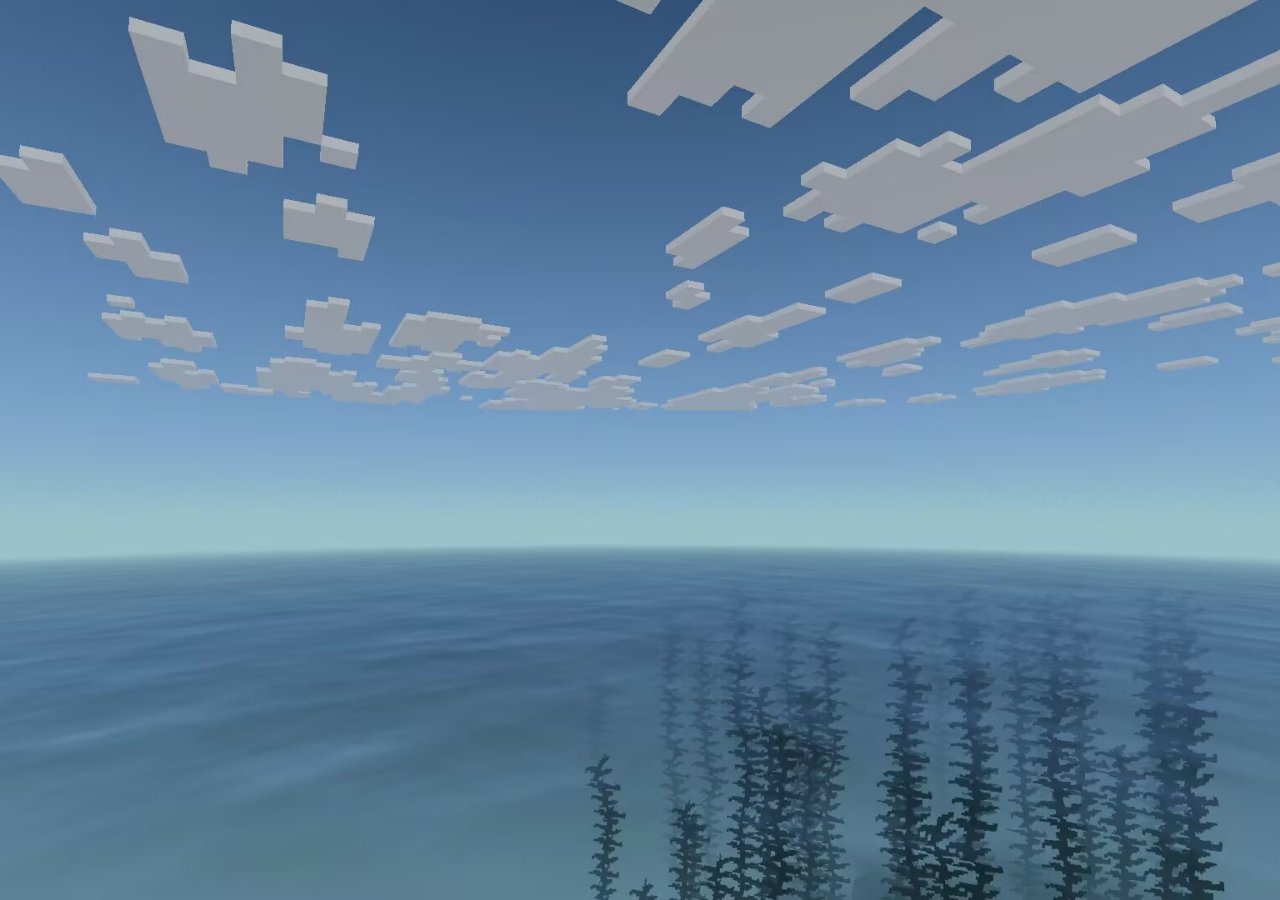
<file: connect.html>
<!DOCTYPE html>
<html lang="zh">
<head>
    <link rel="icon" type="image/png" href="images/樱花.png">
    <meta charset="UTF-8">
    <meta name="viewport" content="width=device-width, initial-scale=1.0">
    <title>加入我们 - 忆往昔小镇</title>
    <link rel="preload" href="style.css" as="style">
    <link rel="stylesheet" href="style.css">
    <script src="loader.js"></script>
    <style>
        /* 页面动画 */
        @keyframes fadeIn { from { opacity: 0; transform: translateY(20px); } to { opacity: 1; transform: translateY(0); } }
        @keyframes scaleIn { from { transform: scale(0.95); opacity: 0; } to { transform: scale(1); opacity: 1; } }
        @keyframes slideUp { to { opacity: 1; transform: translateY(0); } }

        /* 应用动画 */
        body, nav a { opacity: 0; animation: fadeIn 0.6s ease-out forwards; }
        h2, ul, .server-image { animation: slideUp 0.8s ease-out forwards; opacity: 0; transform: translateY(50px); }

        /* 导航动画延迟 */
        nav a:nth-child(1) { animation-delay: 0.2s; }
        nav a:nth-child(2) { animation-delay: 0.3s; }
        nav a:nth-child(3) { animation-delay: 0.4s; }
        nav a:nth-child(4) { animation-delay: 0.5s; }
        nav a:nth-child(5) { animation-delay: 0.6s; }
        nav a:nth-child(6) { animation-delay: 0.7s; }
        nav a:nth-child(7) { animation-delay: 0.8s; }
        nav a:nth-child(8) { animation-delay: 0.9s; }

        /* 内容动画延迟 */
        h2 { animation-delay: 0.3s; }
        ul { animation-delay: 0.5s; }
        .server-image { animation-delay: 0.7s; }
    </style>
</head>
<body>
    <header>
        <div class="container">
            <h1>忆往昔小镇 - 加入我们</h1>
            <div class="hamburger" id="hamburger">
                <span></span>
                <span></span>
                <span></span>
            </div>
            <nav class="desktop-nav">
                <a href="index.html">Index</a>
                <a href="home.html">首页</a>
                <a href="town.html">小镇图鉴</a>
                <a href="message.html">留言墙</a>
                <a href="env.html">环境展示</a>
                <a href="gov.html">政务公开</a>
                <a href="government.html">公职人员</a>
                <a href="connect.html">加入我们</a>
            </nav>
        </div>
        <nav class="mobile-nav" id="mobileNav">
            <a href="index.html">Index</a>
            <a href="home.html">首页</a>
            <a href="town.html">小镇图鉴</a>
            <a href="message.html">留言墙</a>
            <a href="env.html">环境展示</a>
            <a href="gov.html">政务公开</a>
            <a href="government.html">公职人员</a>
            <a href="connect.html">加入我们</a>
        </nav>
    </header>
    <script>
        document.getElementById('hamburger').addEventListener('click', function() {
            const mobileNav = document.getElementById('mobileNav');
            mobileNav.style.display = mobileNav.style.display === 'block' ? 'none' : 'block';
        });
    </script>
    <main class="server-info">
        <h2>服务器信息</h2>
        <ul>
            <li><strong>服务器名称：</strong>WTFXXJ Reborn</li>
            <li><strong>连接地址：</strong>mc.wtfxxjr.top</li>
            <li><strong>所需版本：</strong>Minecraft Java 1.7.2~1.21.8</li>
            <li><strong>推荐启动器：</strong>PCL2 CE 或 HMCL</li>
            <li><strong>教程：</strong><a href="jump.html" target="_blank">点击查看详细教程</a>（必看）</li>
        </ul>
        <img src="images/wtfxxj.jpg" alt="WTFXXJ服务器" class="server-image" loading="lazy">
    </main>
    <style>
        .server-info {
            padding: 2rem;
            max-width: 800px;
            margin: 0 auto;
        }
        .server-info h2 {
            text-align: center;
            margin-bottom: 1.5rem;
        }
        .server-info ul {
            list-style-type: none;
            padding: 0;
        }
        .server-info li {
            margin-bottom: 0.8rem;
            font-size: 1.1rem;
        }
        .server-image {
            display: block;
            max-width: 100%;
            height: auto;
            margin: 1.5rem auto 0;
            border-radius: 8px;
            box-shadow: 0 2px 10px rgba(0,0,0,0.1);
        }
    </style>
    <script src="background-rotator.js"></script>
</body>
</html>
</file>
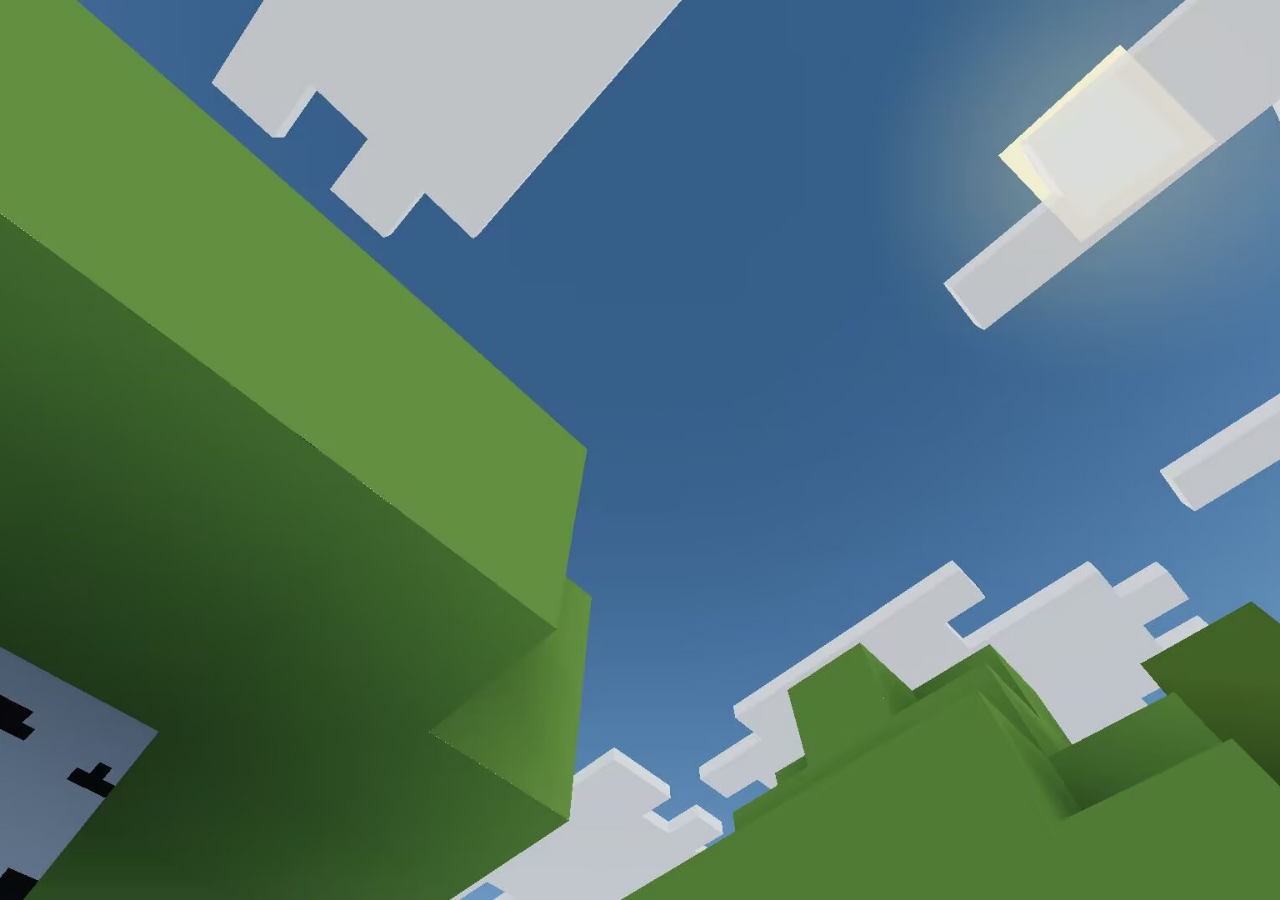
<file: env.html>
<!DOCTYPE html>
<html lang="zh">
<head>
    <link rel="icon" type="image/png" href="images/樱花.png">
    <meta charset="UTF-8">
    <meta name="viewport" content="width=device-width, initial-scale=1.0">
    <title>环境展示 - 忆往昔小镇</title>
    <link rel="preload" href="style.css" as="style">
    <link rel="stylesheet" href="style.css">
    <script src="loader.js"></script>
    <style>
        /* 页面动画 */
        @keyframes fadeIn { from { opacity: 0; transform: translateY(20px); } to { opacity: 1; transform: translateY(0); } }
        @keyframes scaleIn { from { transform: scale(0.95); opacity: 0; } to { transform: scale(1); opacity: 1; } }
        @keyframes slideUp { to { opacity: 1; transform: translateY(0); } }

        /* 应用动画 */
        body, nav a { opacity: 0; animation: fadeIn 0.6s ease-out forwards; }
        #layoutToggle, .gallery img { animation: slideUp 0.8s ease-out forwards; opacity: 0; transform: translateY(50px); }

        /* 导航动画延迟 */
        nav a:nth-child(1) { animation-delay: 0.2s; }
        nav a:nth-child(2) { animation-delay: 0.3s; }
        nav a:nth-child(3) { animation-delay: 0.4s; }
        nav a:nth-child(4) { animation-delay: 0.5s; }
        nav a:nth-child(5) { animation-delay: 0.6s; }
        nav a:nth-child(6) { animation-delay: 0.7s; }
        nav a:nth-child(7) { animation-delay: 0.8s; }
        nav a:nth-child(8) { animation-delay: 0.9s; }

        /* 内容动画延迟 */
        #layoutToggle { animation-delay: 0.3s; }
        .gallery img:nth-child(1) { animation-delay: 0.4s; }
        .gallery img:nth-child(2) { animation-delay: 0.5s; }
        .gallery img:nth-child(3) { animation-delay: 0.6s; }
        .gallery img:nth-child(4) { animation-delay: 0.7s; }
        .gallery img:nth-child(5) { animation-delay: 0.8s; }
        .gallery img:nth-child(6) { animation-delay: 0.9s; }
        .gallery img:nth-child(7) { animation-delay: 1.0s; }
        .gallery img:nth-child(8) { animation-delay: 1.1s; }
        .gallery img:nth-child(9) { animation-delay: 1.2s; }
        .gallery img:nth-child(10) { animation-delay: 1.3s; }
        .gallery img:nth-child(11) { animation-delay: 1.4s; }
        .gallery img:nth-child(12) { animation-delay: 1.5s; }
        .gallery img:nth-child(13) { animation-delay: 1.6s; }
    </style>
</head>
<body>
    <header>
        <div class="container">
            <h1>忆往昔小镇 - 环境展示</h1>
            <div class="hamburger" id="hamburger">
                <span></span>
                <span></span>
                <span></span>
            </div>
            <nav class="desktop-nav">
                <a href="index.html">Index</a>
                <a href="home.html">首页</a>
                <a href="town.html">小镇图鉴</a>
                <a href="message.html">留言墙</a>
                <a href="env.html">环境展示</a>
                <a href="gov.html">政务公开</a>
                <a href="government.html">公职人员</a>
                <a href="connect.html">加入我们</a>
            </nav>
        </div>
        <nav class="mobile-nav" id="mobileNav">
            <a href="index.html">Index</a>
            <a href="home.html">首页</a>
            <a href="town.html">小镇图鉴</a>
            <a href="message.html">留言墙</a>
            <a href="env.html">环境展示</a>
            <a href="gov.html">政务公开</a>
            <a href="government.html">公职人员</a>
            <a href="connect.html">加入我们</a>
        </nav>
    </header>
    <script>
        document.getElementById('hamburger').addEventListener('click', function() {
            const mobileNav = document.getElementById('mobileNav');
            mobileNav.style.display = mobileNav.style.display === 'block' ? 'none' : 'block';
        });
    </script>
    <main>
        <div style="text-align: center; margin: 1rem 0;">
            <button id="layoutToggle" class="layout-btn">切换布局</button>
        </div>
        <section class="gallery four-columns">
            <img src="images/1.jpg" alt="小镇环境1" loading="lazy">
            <img src="images/2.jpg" alt="小镇环境2" loading="lazy">
            <img src="images/3.jpg" alt="小镇环境3" loading="lazy">
            <img src="images/4.jpg" alt="小镇环境4" loading="lazy">
            <img src="images/5.jpg" alt="小镇环境5" loading="lazy">
            <img src="images/6.jpg" alt="小镇环境6" loading="lazy">
            <img src="images/7.jpg" alt="小镇环境7" loading="lazy">
            <img src="images/8.jpg" alt="小镇环境8" loading="lazy">
            <img src="images/9.jpg" alt="小镇环境9" loading="lazy">
            <img src="images/10.jpg" alt="小镇环境10" loading="lazy">
            <img src="images/11.jpg" alt="小镇环境11" loading="lazy">
            <img src="images/12.jpg" alt="小镇环境12" loading="lazy">
            <img src="images/渲染图.png" alt="渲染图" loading="lazy">
        </section>
    </main>
<div id="imageModal" class="modal">
    <span class="close">&times;</span>
    <img class="modal-content" id="modalImg">
</div>

<script>
    const layoutToggle = document.getElementById('layoutToggle');
    const gallery = document.querySelector('.gallery');
    let isFourColumns = true;

    layoutToggle.addEventListener('click', () => {
        gallery.classList.toggle('four-columns');
        gallery.classList.toggle('one-column');
        isFourColumns = !isFourColumns;
    });

    const modal = document.getElementById("imageModal");
    const modalImg = document.getElementById("modalImg");
    const closeBtn = document.querySelector(".close");

    document.querySelectorAll(".gallery img").forEach(img => {
        img.onclick = () => {
            modal.style.display = "block";
            modalImg.src = img.src;
        };
    });

    closeBtn.onclick = () => modal.style.display = "none";
    modal.onclick = (e) => { if (e.target === modal) modal.style.display = "none"; };
</script>
    <script src="background-rotator.js"></script>
</body>
</html>
</file>
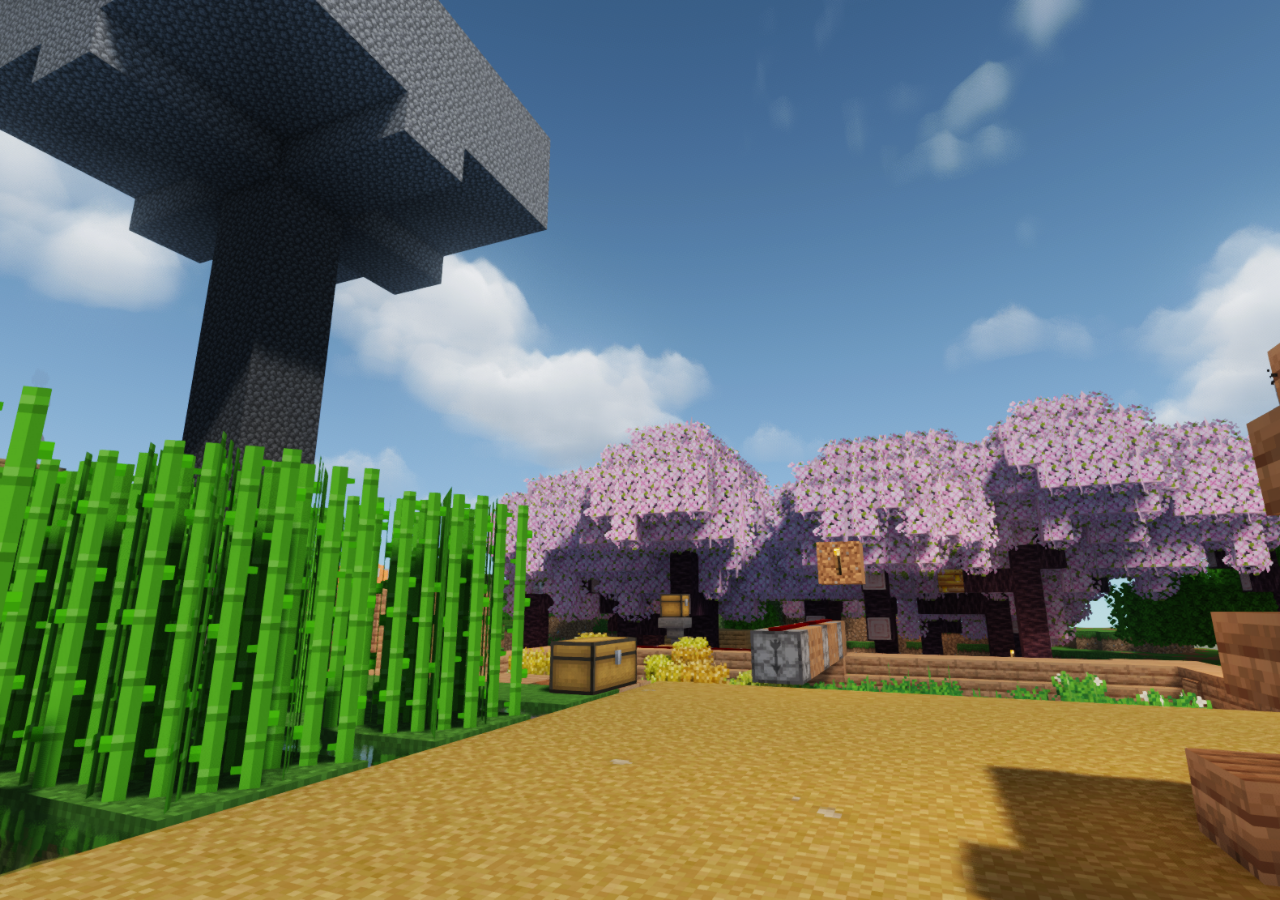
<file: gov.html>
<!DOCTYPE html>
<html lang="zh">
<head>
    <link rel="icon" type="image/png" href="images/樱花.png">
    <meta charset="UTF-8">
    <meta name="viewport" content="width=device-width, initial-scale=1.0">
    <title>政务公开 - 忆往昔小镇</title>
    <link rel="preload" href="style.css" as="style">
    <link rel="stylesheet" href="style.css">
    <script src="loader.js"></script>
    <style>
        /* 页面动画 */
        @keyframes fadeIn { from { opacity: 0; transform: translateY(20px); } to { opacity: 1; transform: translateY(0); } }
        @keyframes scaleIn { from { transform: scale(0.95); opacity: 0; } to { transform: scale(1); opacity: 1; } }
        @keyframes slideUp { to { opacity: 1; transform: translateY(0); } }

        /* 应用动画 */
        body, nav a { opacity: 0; animation: fadeIn 0.6s ease-out forwards; }
        h2, .government-card { animation: slideUp 0.8s ease-out forwards; opacity: 0; transform: translateY(50px); }

        /* 导航动画延迟 */
        nav a:nth-child(1) { animation-delay: 0.2s; }
        nav a:nth-child(2) { animation-delay: 0.3s; }
        nav a:nth-child(3) { animation-delay: 0.4s; }
        nav a:nth-child(4) { animation-delay: 0.5s; }
        nav a:nth-child(5) { animation-delay: 0.6s; }
        nav a:nth-child(6) { animation-delay: 0.7s; }
        nav a:nth-child(7) { animation-delay: 0.8s; }
        nav a:nth-child(8) { animation-delay: 0.9s; }

        /* 内容动画延迟 */
        h2 { animation-delay: 0.3s; }
        .government-card:nth-child(1) { animation-delay: 0.5s; }
        .government-card:nth-child(2) { animation-delay: 0.7s; }
    </style>
</head>
<body>
    <header>
        <div class="container">
            <h1>忆往昔小镇 - 政务公开</h1>
            <div class="hamburger" id="hamburger">
                <span></span>
                <span></span>
                <span></span>
            </div>
            <nav class="desktop-nav">
                <a href="index.html">Index</a>
                <a href="home.html">首页</a>
                <a href="town.html">小镇图鉴</a>
                <a href="message.html">留言墙</a>
                <a href="env.html">环境展示</a>
                <a href="gov.html">政务公开</a>
                <a href="government.html">公职人员</a>
                <a href="connect.html">加入我们</a>
            </nav>
        </div>
        <nav class="mobile-nav" id="mobileNav">
            <a href="index.html">Index</a>
            <a href="home.html">首页</a>
            <a href="town.html">小镇图鉴</a>
            <a href="message.html">留言墙</a>
            <a href="env.html">环境展示</a>
            <a href="gov.html">政务公开</a>
            <a href="government.html">公职人员</a>
            <a href="connect.html">加入我们</a>
        </nav>
    </header>
    <script>
        document.getElementById('hamburger').addEventListener('click', function() {
            const mobileNav = document.getElementById('mobileNav');
            mobileNav.style.display = mobileNav.style.display === 'block' ? 'none' : 'block';
        });
    </script>
    <main>
        <h2>政务公开</h2>
        <section class="government-cards">
            <div class="government-card">
                <h3>铁路局（交运部）玩家间自治条例（暂行）</h3>
                <p>规范铁路建设、维护和使用的玩家行为准则</p>
                <a href="railway_regulations.html" class="btn">查看详情</a>
                <p style="text-align: right; color: #666; margin-top: 1rem; font-style: italic;">编写人：Windows</p>
            </div>
            <div class="government-card">
                <h3>小镇目前的矛盾与解决方案</h3>
                <p>探讨小镇发展中的矛盾问题及解决方案，包括土地资源紧张、工业区规划等重要议题。</p>
                <a href="conflict_solution.html" class="btn">查看详情</a>
                <p style="text-align: right; color: #666; margin-top: 1rem; font-style: italic;">编写人：Windows</p>
            </div>
        </section>
    </main>
    <style>
        main {
            padding: 2rem;
            max-width: 1200px;
            margin: 0 auto;
        }
        h2 {
            text-align: center;
            margin-bottom: 2rem;
            color: #333;
        }
        .government-cards {
            display: grid;
            grid-template-columns: repeat(auto-fit, minmax(300px, 1fr));
            gap: 1.5rem;
        }
        .government-card {
            background-color: white;
            border-radius: 8px;
            padding: 1.5rem;
            box-shadow: 0 2px 10px rgba(0,0,0,0.1);
            transition: transform 0.3s ease;
        }
        .government-card:hover {
            transform: translateY(-5px);
        }
        .government-card h3 {
            color: #4a6fa5;
            margin-top: 0;
            margin-bottom: 0.8rem;
        }
        .government-card p {
            color: #666;
            margin-bottom: 1rem;
        }
        .btn {
            display: inline-block;
            background-color: #4a6fa5;
            color: white;
            padding: 0.5rem 1rem;
            border-radius: 4px;
            text-decoration: none;
            transition: background-color 0.3s ease;
        }
        .btn:hover {
            background-color: #3a5a85;
        }
    </style>

    <script src="background-rotator.js"></script>
</body>
</html>
</file>
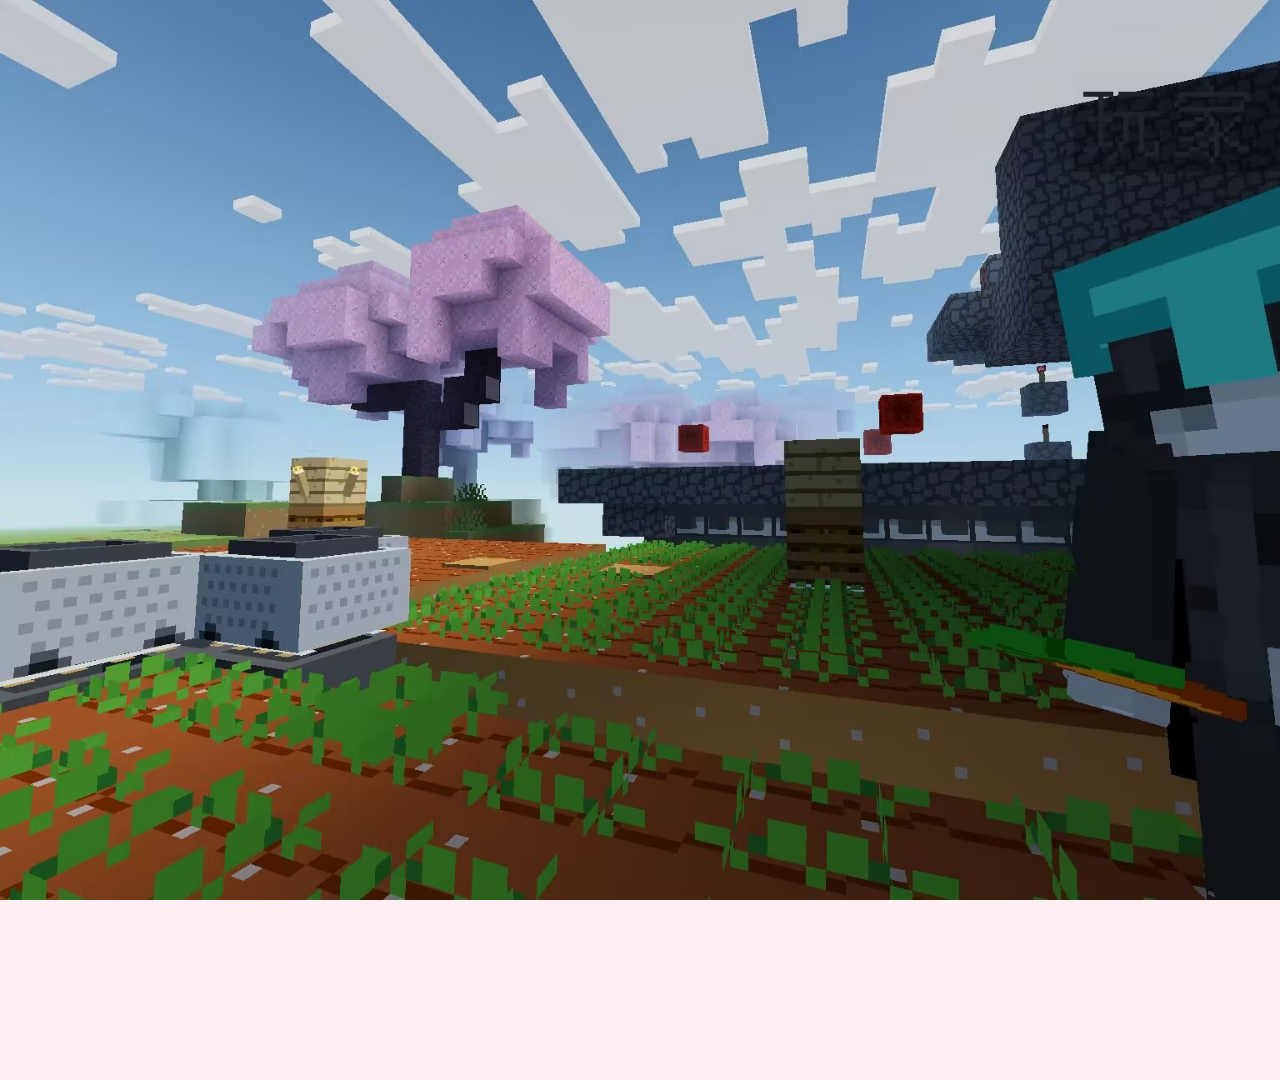
<file: government.html>
<!DOCTYPE html>
<html lang="zh">
<head>
    <link rel="icon" type="image/png" href="images/樱花.png">
    <meta charset="UTF-8">
    <meta name="viewport" content="width=device-width, initial-scale=1.0">
    <title>忆往昔小镇 - 公职人员展示</title>
    <link rel="preload" href="style.css" as="style">
    <link rel="stylesheet" href="style.css">
    <script src="loader.js"></script>
    <style>
        /* 页面动画 */
        @keyframes fadeIn { from { opacity: 0; transform: translateY(20px); } to { opacity: 1; transform: translateY(0); } }
        @keyframes scaleIn { from { transform: scale(0.95); opacity: 0; } to { transform: scale(1); opacity: 1; } }
        @keyframes slideUp { to { opacity: 1; transform: translateY(0); } }

        /* 应用动画 */
        body, nav a { opacity: 0; animation: fadeIn 0.6s ease-out forwards; }
        .officials-hero, .official-card { animation: slideUp 0.8s ease-out forwards; opacity: 0; transform: translateY(50px); }

        /* 导航动画延迟 */
        nav a:nth-child(1) { animation-delay: 0.2s; }
        nav a:nth-child(2) { animation-delay: 0.3s; }
        nav a:nth-child(3) { animation-delay: 0.4s; }
        nav a:nth-child(4) { animation-delay: 0.5s; }
        nav a:nth-child(5) { animation-delay: 0.6s; }
        nav a:nth-child(6) { animation-delay: 0.7s; }
        nav a:nth-child(7) { animation-delay: 0.8s; }
        nav a:nth-child(8) { animation-delay: 0.9s; }

        /* 内容动画延迟 */
        .officials-hero { animation-delay: 0.3s; }
        .official-card:nth-child(1) { animation-delay: 0.5s; }
        .official-card:nth-child(2) { animation-delay: 0.7s; }
        .official-card:nth-child(3) { animation-delay: 0.9s; }
        .official-card:nth-child(4) { animation-delay: 1.1s; }
        .official-card:nth-child(5) { animation-delay: 1.3s; }
        .official-card:nth-child(6) { animation-delay: 1.5s; }
        .officials-hero {
            background: #fce4ec;
            padding: 2rem;
            text-align: center;
            width: 100%;
            box-sizing: border-box;
        }
        .officials-hero h2 {
            color: #b03e5c;
            margin-bottom: 1rem;
        }
        .officials-grid {
            display: flex;
            flex-wrap: wrap;
            gap: 2rem;
            padding: 2rem;
            justify-content: center;
            width: 100%;
            box-sizing: border-box;
        }
        .official-card {
            flex: 1 1 250px;
            max-width: 300px;
            background: white;
            border-radius: 10px;
            box-shadow: 0 2px 4px rgba(0,0,0,0.05);
            overflow: hidden;
            transition: all 0.3s ease;
        }
        .official-card:hover {
            box-shadow: 0 6px 12px rgba(0,0,0,0.1);
            transform: translateY(-5px);
        }
        .official-image {
            height: 200px;
            width: 100%;
            object-fit: cover;
            border-radius: 10px;
        }
        .official-info {
            padding: 1.5rem;
        }
        .official-name {
            font-size: 1.2rem;
            color: #b03e5c;
            margin-bottom: 0.5rem;
            font-weight: bold;
        }
        .official-position {
            color: #8a2e48;
            font-size: 1rem;
            margin-bottom: 1rem;
            font-style: italic;
        }
        .official-desc {
            color: #555;
            font-size: 0.9rem;
            line-height: 1.6;
        }
        @media (min-width: 769px) {
            .official-card {
                flex: 1 1 calc(33.333% - 2rem);
                max-width: calc(33.333% - 2rem);
            }
        }
        @media (max-width: 768px) {
            .official-card {
                flex: 1 1 100%;
                max-width: 100%;
            }
        }
    </style>
</head>
<body>
    <header>
        <div class="container">
            <h1>忆往昔小镇 - 公职人员展示</h1>
            <div class="hamburger" id="hamburger">
                <span></span>
                <span></span>
                <span></span>
            </div>
            <nav class="desktop-nav">
                <a href="index.html">Index</a>
                <a href="home.html">首页</a>
                <a href="town.html">小镇图鉴</a>
                <a href="message.html">留言墙</a>
                <a href="env.html">环境展示</a>
                <a href="gov.html">政务公开</a>
                <a href="government.html">公职人员</a>
                <a href="connect.html">加入我们</a>
            </nav>
        </div>
        <nav class="mobile-nav" id="mobileNav">
            <a href="index.html">Index</a>
            <a href="home.html">首页</a>
            <a href="town.html">小镇图鉴</a>
            <a href="message.html">留言墙</a>
            <a href="env.html">环境展示</a>
            <a href="gov.html">政务公开</a>
            <a href="government.html">公职人员</a>
            <a href="connect.html">加入我们</a>
        </nav>
    </header>
    <script>
        document.getElementById('hamburger').addEventListener('click', function() {
            const mobileNav = document.getElementById('mobileNav');
            mobileNav.style.display = mobileNav.style.display === 'block' ? 'none' : 'block';
        });
    </script>
    <main>
        <section class="officials-hero">
            <h2>忆往昔小镇公职人员展示</h2>
            <p>以下是我们小镇的核心管理团队成员，他们为小镇的发展和居民的福祉默默奉献</p>
        </section>
        <section class="officials-grid">
            <div class="official-card">
                <img src="images/Cat.png" alt="镇长照片" class="official-image" loading="lazy">
                <div class="official-info">
                    <div class="official-name">CAT</div>
                    <div class="official-position">镇长</div>
                    <div class="official-desc">负责小镇全面工作，制定发展规划，协调各部门工作，确保小镇稳定发展。</div>
                </div>
            </div>
            <div class="official-card">
                <img src="images/Windows.png" alt="副镇长照片" class="official-image" loading="lazy">
                <div class="official-info">
                    <div class="official-name">WINDOWS</div>
                    <div class="official-position">副镇长</div>
                    <div class="official-desc">协助镇长处理日常事务，分管交通、基建等工作，推动小镇基础设施建设。</div>
                </div>
            </div>
            <div class="official-card">
                <img src="images/QianLuoABC.png" alt="地理局局长照片" class="official-image" loading="lazy">
                <div class="official-info">
                    <div class="official-name">LAOXING_QUQ</div>
                    <div class="official-position">地理局局长</div>
                    <div class="official-desc">负责小镇地理信息管理、规划和地图绘制工作，为小镇发展提供地理数据支持。</div>
                </div>
            </div>
            <div class="official-card">
                <img src="images/Subway.png" alt="照片" class="official-image" loading="lazy">
                <div class="official-info">
                    <div class="official-name">SUBWAY</div>
                    <div class="official-position">红石人员</div>
                    <div class="official-desc">还是红石大佬。</div>
                </div>
            </div>
            <div class="official-card">
                <img src="images/QianLuoABC.png" alt="照片" class="official-image" loading="lazy">
                <div class="official-info">
                    <div class="official-name">QIANLUOABC</div>
                    <div class="official-position">网站管理人员</div>
                    <div class="official-desc">普普通通的运营人员。</div>
                </div>
            </div>
        </section>
    </main>
    <script src="background-rotator.js"></script>
</body>
</html>
</file>
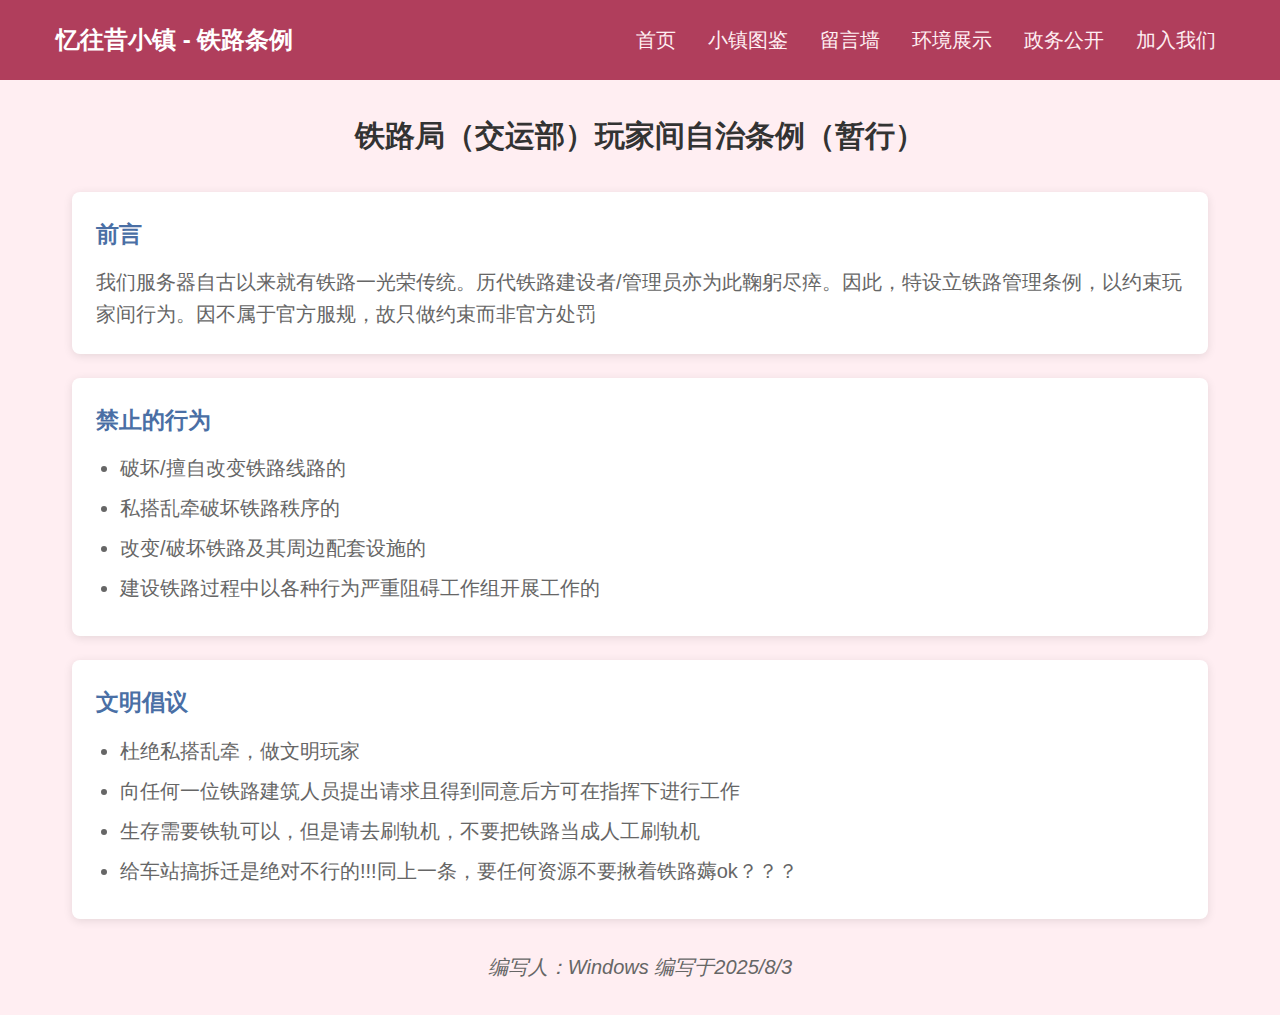
<file: railway_regulations.html>
<!DOCTYPE html>
<html lang="zh">
<head>
    <link rel="preload" href="style.css" as="style">
    <link rel="icon" type="image/png" href="images/樱花.png">
    <meta charset="UTF-8">
    <meta name="viewport" content="width=device-width, initial-scale=1.0">
    <title>铁路局（交运部）玩家间自治条例（暂行） - 忆往昔小镇</title>
    <link rel="stylesheet" href="style.css">
</head>
<body>
    <header>
        <div class="container">
            <h1>忆往昔小镇 - 铁路条例</h1>
            <div class="hamburger" id="hamburger">
                <span></span>
                <span></span>
                <span></span>
            </div>
            <nav class="desktop-nav">
                <a href="index.html">首页</a>
                <a href="town.html">小镇图鉴</a>
                <a href="message.html">留言墙</a>
                <a href="env.html">环境展示</a>
                <a href="gov.html">政务公开</a>
                <a href="connect.html">加入我们</a>
            </nav>
        </div>
        <nav class="mobile-nav" id="mobileNav">
            <a href="index.html">首页</a>
            <a href="town.html">小镇图鉴</a>
            <a href="message.html">留言墙</a>
            <a href="env.html">环境展示</a>
            <a href="gov.html">政务公开</a>
            <a href="connect.html">加入我们</a>
        </nav>
    </header>
    <script>
        document.getElementById('hamburger').addEventListener('click', function() {
            const mobileNav = document.getElementById('mobileNav');
            mobileNav.style.display = mobileNav.style.display === 'block' ? 'none' : 'block';
        });
    </script>
    <main>
        <h2>铁路局（交运部）玩家间自治条例（暂行）</h2>
        
        <section class="regulation-section">
            <h3>前言</h3>
            <p>我们服务器自古以来就有铁路一光荣传统。历代铁路建设者/管理员亦为此鞠躬尽瘁。因此，特设立铁路管理条例，以约束玩家间行为。因不属于官方服规，故只做约束而非官方处罚</p>
        </section>
        
        <section class="regulation-section">
            <h3>禁止的行为</h3>
            <ul>
                <li>破坏/擅自改变铁路线路的</li>
                <li>私搭乱牵破坏铁路秩序的</li>
                <li>改变/破坏铁路及其周边配套设施的</li>
                <li>建设铁路过程中以各种行为严重阻碍工作组开展工作的</li>
            </ul>
        </section>
        
        <section class="regulation-section">
            <h3>文明倡议</h3>
            <ul>
                <li>杜绝私搭乱牵，做文明玩家</li>
                <li>向任何一位铁路建筑人员提出请求且得到同意后方可在指挥下进行工作</li>
                <li>生存需要铁轨可以，但是请去刷轨机，不要把铁路当成人工刷轨机</li>
                <li>给车站搞拆迁是绝对不行的!!!同上一条，要任何资源不要揪着铁路薅ok？？？</li>
            </ul>
        </section>
        <div style="text-align: center; margin-top: 2rem; color: #666; font-style: italic;">编写人：Windows 编写于2025/8/3</div>
    </main>
    <style>
        main {
            padding: 2rem;
            max-width: 1200px;
            margin: 0 auto;
        }
        h2 {
            text-align: center;
            margin-bottom: 2rem;
            color: #333;
        }
        .regulation-section {
            background-color: white;
            border-radius: 8px;
            padding: 1.5rem;
            margin-bottom: 1.5rem;
            box-shadow: 0 2px 10px rgba(0,0,0,0.1);
        }
        .regulation-section h3 {
            color: #4a6fa5;
            margin-top: 0;
            margin-bottom: 0.8rem;
        }
        .regulation-section p {
            color: #666;
            margin-bottom: 0;
        }
        .regulation-section ul {
            color: #666;
            padding-left: 1.5rem;
        }
        .regulation-section li {
            margin-bottom: 0.5rem;
        }
    </style>

</body>
</html>
</file>
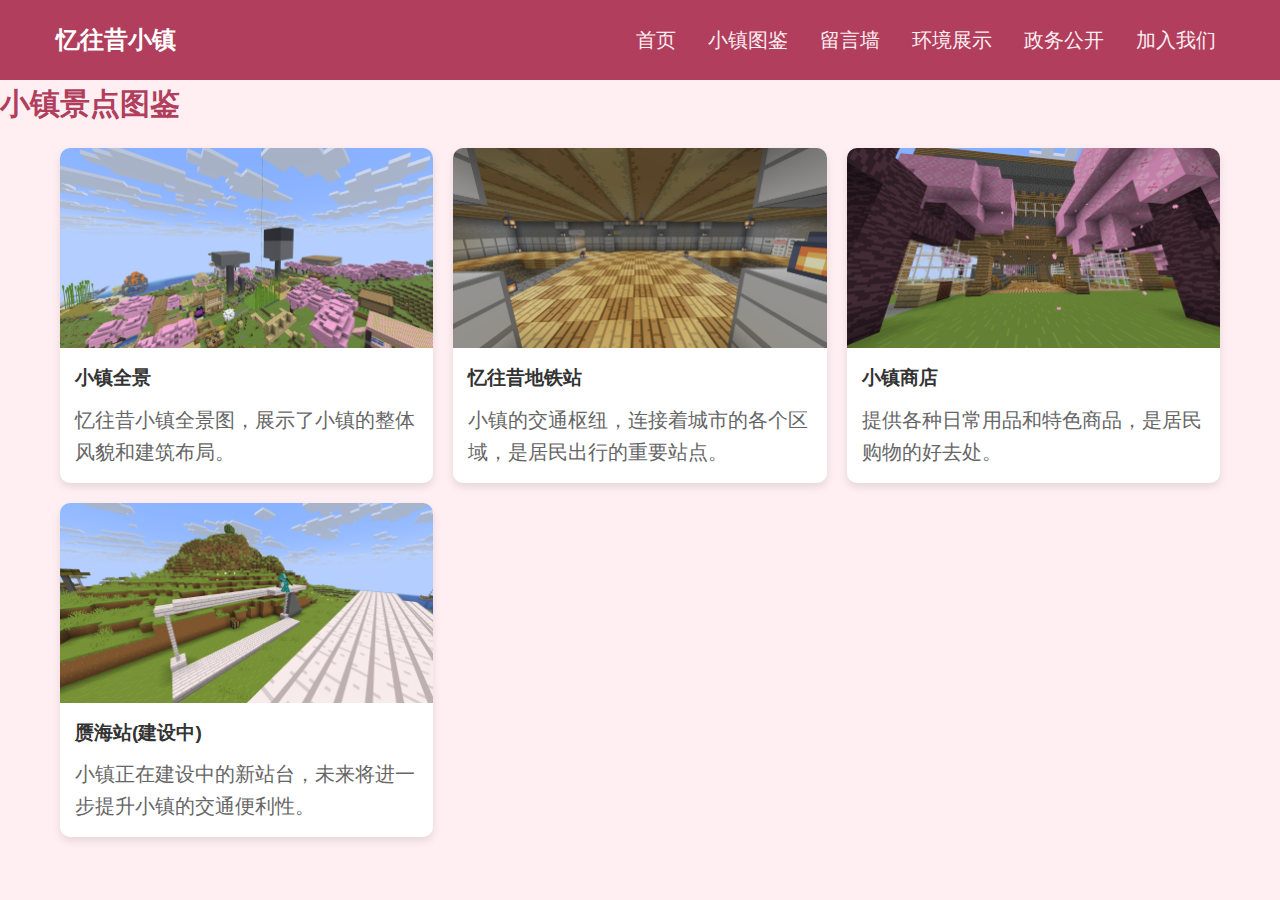
<file: town.html>
<!DOCTYPE html>
<html lang="zh">
<head>
    <link rel="preload" href="style.css" as="style">
    <link rel="icon" type="image/png" href="images/樱花.png">
    <meta charset="UTF-8">
    <meta name="viewport" content="width=device-width, initial-scale=1.0">
    <title>小镇图鉴 - 忆往昔小镇</title>
    <link rel="stylesheet" href="style.css">
    <style>
        /* 小镇图鉴页面特有样式 */
        .town-cards {
            display: grid;
            grid-template-columns: repeat(auto-fill, minmax(280px, 1fr));
            gap: 20px;
            padding: 20px;
            max-width: 1200px;
            margin: 0 auto;
        }
        .town-card {
            background: #fff;
            border-radius: 10px;
            overflow: hidden;
            box-shadow: 0 4px 8px rgba(0,0,0,0.1);
            transition: transform 0.3s ease, box-shadow 0.3s ease;
        }
        .town-card:hover {
            transform: translateY(-10px);
            box-shadow: 0 8px 16px rgba(0,0,0,0.2);
        }
        .town-card-image-placeholder {
            width: 100%;
            height: 200px;
            background-color: #f0f0f0;
            display: flex;
            align-items: center;
            justify-content: center;
            color: #999;
            font-size: 0.9rem;
        }
        .town-card-content {
            padding: 15px;
        }
        .town-card-title {
            font-size: 1.2rem;
            margin-bottom: 10px;
            color: #333;
        }
        .town-card-description {
            color: #666;
            line-height: 1.6;
        }
    </style>
<body>
    <header>
        <div class="container">
            <h1>忆往昔小镇</h1>
            <div class="hamburger" id="hamburger">
                <span></span>
                <span></span>
                <span></span>
            </div>
            <nav class="desktop-nav">
                <a href="index.html">首页</a>
                <a href="town.html">小镇图鉴</a>
                <a href="message.html">留言墙</a>
                <a href="env.html">环境展示</a>
                <a href="gov.html">政务公开</a>
                <a href="connect.html">加入我们</a>
            </nav>
        </div>
        <nav class="mobile-nav" id="mobileNav">
            <a href="index.html">首页</a>
            <a href="town.html">小镇图鉴</a>
            <a href="message.html">留言墙</a>
            <a href="env.html">环境展示</a>
            <a href="gov.html">政务公开</a>
            <a href="connect.html">加入我们</a>
        </nav>
    </header>
    <script>
        document.getElementById('hamburger').addEventListener('click', function() {
            const mobileNav = document.getElementById('mobileNav');
            mobileNav.style.display = mobileNav.style.display === 'block' ? 'none' : 'block';
        });
    </script>
    <main>
        <h2 class="section-title">小镇景点图鉴</h2>
        <section class="town-cards">
            <div class="town-card">
                <img src="images/zhen.jpg" loading="lazy" alt="小镇全景" style="width: 100%; height: 200px; object-fit: cover;">
                <div class="town-card-content">
                    <h3 class="town-card-title">小镇全景</h3>
                    <p class="town-card-description">忆往昔小镇全景图，展示了小镇的整体风貌和建筑布局。</p>
                </div>
            </div>
            <div class="town-card">
                <img src="images/station.jpg" loading="lazy" alt="忆往昔地铁站" style="width: 100%; height: 200px; object-fit: cover;">
                <div class="town-card-content">
                    <h3 class="town-card-title">忆往昔地铁站</h3>
                    <p class="town-card-description">小镇的交通枢纽，连接着城市的各个区域，是居民出行的重要站点。</p>
                </div>
            </div>
            <div class="town-card">
                <img src="images/shop.jpg" loading="lazy" alt="小镇商店" style="width: 100%; height: 200px; object-fit: cover;">
                <div class="town-card-content">
                    <h3 class="town-card-title">小镇商店</h3>
                    <p class="town-card-description">提供各种日常用品和特色商品，是居民购物的好去处。</p>
                </div>
            </div>
            <div class="town-card">
                <img src="images/newstation.jpg" loading="lazy" alt="新站台(建设中)" style="width: 100%; height: 200px; object-fit: cover;">
                <div class="town-card-content">
                    <h3 class="town-card-title">赝海站(建设中)</h3>
                    <p class="town-card-description">小镇正在建设中的新站台，未来将进一步提升小镇的交通便利性。</p>
                </div>
            </div>
        </section>
    </main>
</body>
</html>
</file>
<file: style.css>
* {
    margin: 0;
    padding: 0;
    box-sizing: border-box;
}

body {
    font-family: 'Segoe UI', sans-serif;
    background: #ffeef2;
    color: #b03e5c;
    font-size: 16px;
    line-height: 1.6;
}

img {
    max-width: 100%;
    height: auto;
    display: block;
}

.container {
    max-width: 1200px;
    margin: 0 auto;
    padding: 0 1rem;
}

@media (min-width: 768px) {
    body {
        font-size: 18px;
    }
}

@media (min-width: 1200px) {
    body {
        font-size: 20px;
    }
}

header {
    background: #b03e5c;
    color: white;
    padding: 1rem;
    width: 100%;
    box-sizing: border-box;
    position: relative;
}

header .container {
    display: flex;
    justify-content: space-between;
    align-items: center;
}

header h1 {
    margin: 0;
    font-size: 1.5rem;
}

nav.desktop-nav {
    display: flex;
    gap: 1rem;
}

nav a {
    color: #ffeef2;
    text-decoration: none;
    padding: 0.5rem;
    border-radius: 5px;
    transition: background-color 0.3s;
}

nav a:hover {
    background-color: rgba(255, 255, 255, 0.2);
    text-decoration: none;
}

.hamburger {
    display: none;
    flex-direction: column;
    justify-content: space-around;
    width: 30px;
    height: 25px;
    cursor: pointer;
}

.hamburger span {
    display: block;
    width: 100%;
    height: 3px;
    background-color: white;
    border-radius: 3px;
}

nav.mobile-nav {
    display: none;
    position: absolute;
    top: 100%;
    left: 0;
    width: 100%;
    background-color: #b03e5c;
    padding: 1rem;
    box-shadow: 0 4px 6px rgba(0, 0, 0, 0.1);
    z-index: 1000;
}

nav.mobile-nav a {
    display: block;
    margin-bottom: 0.5rem;
}

@media (max-width: 768px) {
    nav.desktop-nav {
        display: none;
    }
    
    .hamburger {
        display: flex;
    }
}

@media (min-width: 769px) {
    nav.mobile-nav {
        display: none !important;
    }
}
nav a:hover {
    text-decoration: underline;
}
.hero {
    background: #fce4ec;
    padding: 2rem;
    text-align: center;
    width: 100%;
    box-sizing: border-box;
}
.cards {
    display: flex;
    flex-wrap: wrap;
    gap: 2rem;
    padding: 1rem;
    justify-content: center;
    width: 100%;
    box-sizing: border-box;
}
.card-container {
    position: relative;
    flex: 1 1 250px;
    max-width: 300px;
}

@media (min-width: 769px) {
    .card-container {
        flex: 1 1 calc(33.333% - 2rem);
        max-width: calc(33.333% - 2rem);
    }
}
.card-container img {
    cursor: pointer;
    transition: transform 0.3s ease;
    height: 200px;
    width: 100%;
    object-fit: cover;
    border-radius: 0 0 10px 10px;
}
.card-container img:hover {
    transform: scale(1.02);
}
.card {
    background: white;
    border: 1px solid #f8c6d8;
    padding: 1rem;
    border-radius: 10px;
    box-shadow: 0 2px 4px rgba(0,0,0,0.05);
    text-align: center;
    cursor: pointer;
    transition: all 0.3s ease;
}
.card:hover {
    box-shadow: 0 4px 8px rgba(0,0,0,0.1);
}
.card-content {
    position: absolute;
    top: 100%;
    left: 0;
    right: 0;
    background: white;
    border: 1px solid #f8c6d8;
    border-top: none;
    border-radius: 0 0 10px 10px;
    padding: 1rem;
    box-shadow: 0 4px 8px rgba(0,0,0,0.1);
    z-index: 10;
    max-height: 0;
    overflow: hidden;
    opacity: 0;
    transform: translateY(20px);
    transition: max-height 0.5s ease, opacity 0.5s ease, transform 0.5s ease;
}
.card-content p {
    margin: 0;
}
@media (max-width: 768px) {
    .card-container {
        flex: 1 1 100%;
        max-width: 100%;
    }
}
.gallery {
    display: flex;
    flex-wrap: wrap;
    gap: 1rem;
    padding: 1rem;
    justify-content: center;
    width: 100%;
    box-sizing: border-box;
}

.gallery.four-columns img {
    flex: 1 1 calc(25% - 1rem);
    max-width: calc(25% - 1rem);
}

.gallery.one-column img {
    flex: 1 1 100%;
    max-width: 100%;
}


.layout-btn {
    background-color: #b03e5c;
    color: white;
    border: none;
    padding: 0.5rem 1rem;
    border-radius: 5px;
    font-size: 16px;
    cursor: pointer;
    transition: background-color 0.3s;
}

.layout-btn:hover {
    background-color: #8a2e48;
}
.gallery img {
    flex: 1 1 300px;
    max-width: 100%;
    border-radius: 10px;
    box-shadow: 0 2px 6px rgba(0,0,0,0.1);
    cursor: pointer;
    transition: transform 0.2s;
}

.gallery img:hover {
    transform: scale(1.02);
}

.modal {
    display: none;
    position: fixed;
    z-index: 1000;
    left: 0;
    top: 0;
    width: 100%;
    height: 100%;
    background-color: rgba(0,0,0,0.9);
}

.modal-content {
    margin: auto;
    display: block;
    max-width: 90%;
    max-height: 90%;
    position: absolute;
    top: 50%;
    left: 50%;
    transform: translate(-50%, -50%);
}

.close {
    position: absolute;
    top: 15px;
    right: 35px;
    color: #f1f1f1;
    font-size: 40px;
    font-weight: bold;
    cursor: pointer;
}

.close:hover {
    color: #bbb;
}

.modal-content {
    animation-name: zoom;
    animation-duration: 0.4s;
}

@keyframes zoom {
    from {transform: translate(-50%, -50%) scale(0)} 
    to {transform: translate(-50%, -50%) scale(1)}
}
</file>
